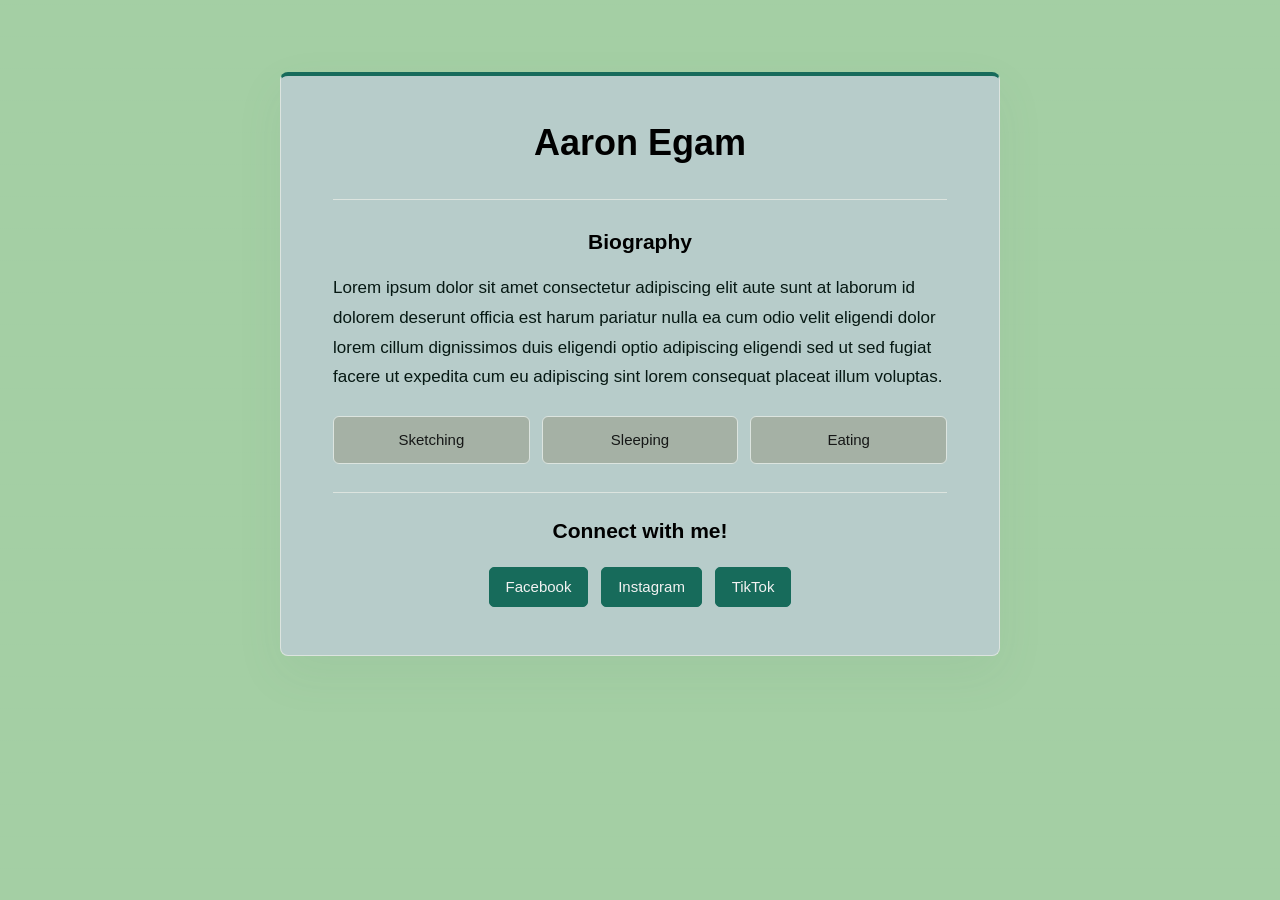
<file: Exercise1/index.html>
<!DOCTYPE html>
<html lang="en">
<head>
  <meta charset="UTF-8">
  <meta name="viewport" content="width=device-width, initial-scale=1.0">
  <meta name="description" content="A short biography and interests of Aaron Egam.">
  <title>Aaron Egam | Exercises</title>
  <link rel="stylesheet" href="assets/style.css">
</head>
<body>
  <main>
    <article class="container">
      <h1 class="text-center">Aaron Egam</h1>
      <section class="box">
        <h2 class="text-center">Biography</h2>
        <p class="bio">
          Lorem ipsum dolor sit amet consectetur adipiscing elit aute sunt at laborum id dolorem deserunt officia est harum pariatur nulla ea cum odio velit eligendi dolor lorem cillum dignissimos duis eligendi optio adipiscing eligendi sed ut sed fugiat facere ut expedita cum eu adipiscing sint lorem consequat placeat illum voluptas.
        </p>
        <ul>
          <li>Sketching</li>
          <li>Sleeping</li>
          <li>Eating</li>
        </ul>
      </section>
      <footer>
        <h2 class="text-center">Connect with me!</h2>
        <a class="btn btn-facebook" href="#">Facebook</a>
        <a class="btn btn-instagram" href="#">Instagram</a>
        <a class="btn btn-tiktok" href="#">TikTok</a>
      </footer>
    </article>
  </main>
</body>
</html>
</file>
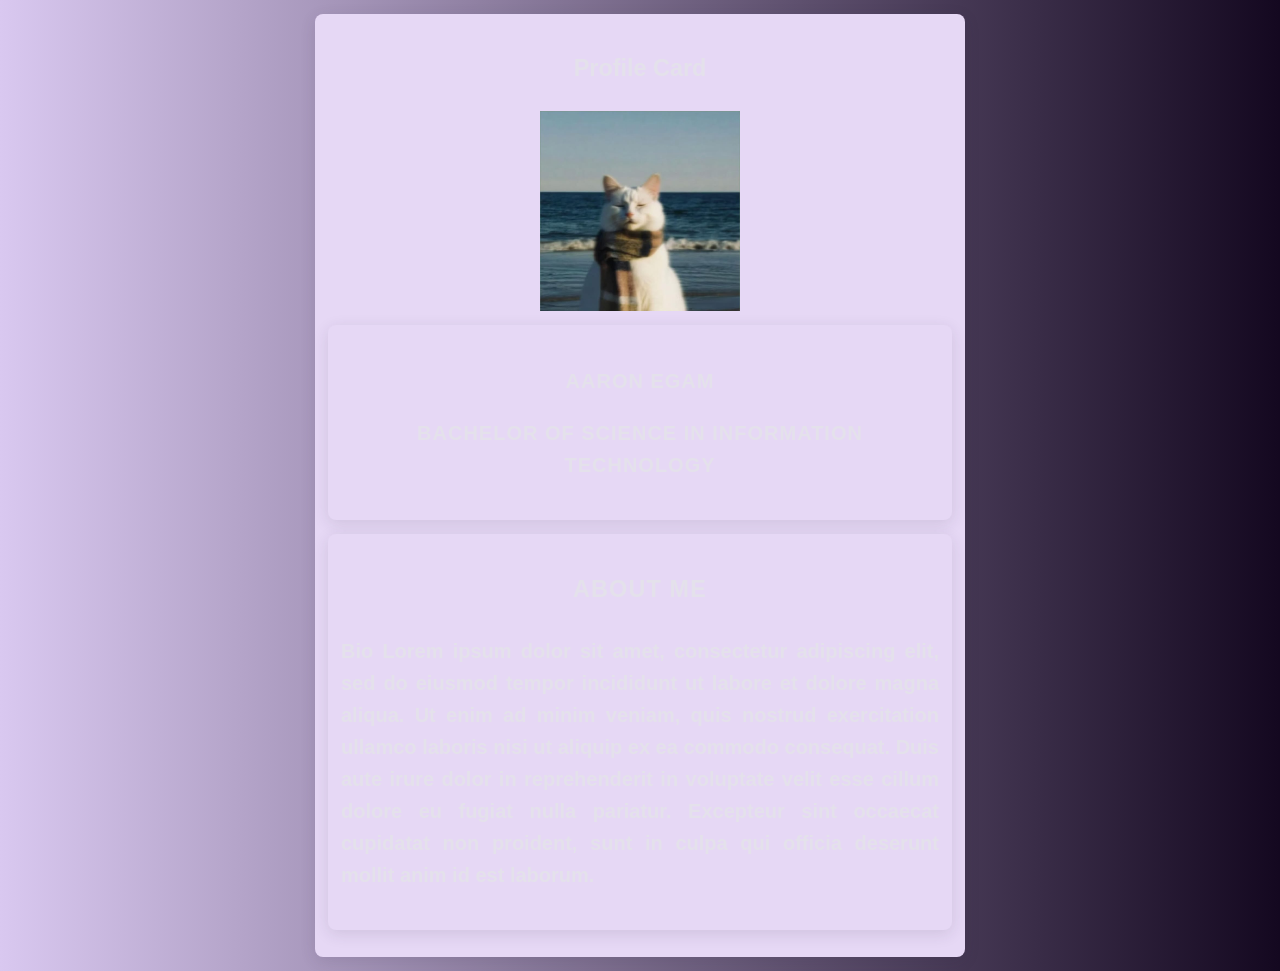
<file: Exercise2/index.html>
<html lang="en">
<head>
    <meta charset="UTF-8">
    <meta name="viewport" content="width=device-width, initial-scale=1.0">
    <title>Excercies 2</title>
    <link rel="stylesheet" href="style.css">
</head>
<body>
    <header>

    </header>
    <main>

        <div class ="container">

            <div class="center">
                <h3>
                    Profile Card
                </h3>

            <div>
                <img src="iring.jpg" 
                alt="Aaron" width="200" height="200">
                
            </div>

            <div class="container">
                <h4 class="text-uppercase">
                    <p> Aaron Egam</p>
                    <p> BACHELOR OF SCIENCE IN INFORMATION TECHNOLOGY</p>
                  
                </h4>
            </div>

             <div class="container">
                <h3 class="text-uppercase">
                    <p> About Me</p>
                </h3>
                <h4 class="text-center">
                    <p>Bio Lorem ipsum dolor sit amet, consectetur adipiscing elit, sed do eiusmod tempor incididunt ut labore et dolore magna aliqua. Ut enim ad minim veniam, quis nostrud exercitation ullamco laboris nisi ut aliquip ex ea commodo consequat. Duis aute irure dolor in reprehenderit in voluptate velit esse cillum dolore eu fugiat nulla pariatur. Excepteur sint occaecat cupidatat non proident, sunt in culpa qui officia deserunt mollit anim id est laborum.</p>
                </h4>
            </div>


        </div>

    </main>

    <footer>

    </footer>
</body>
</html>
</file>
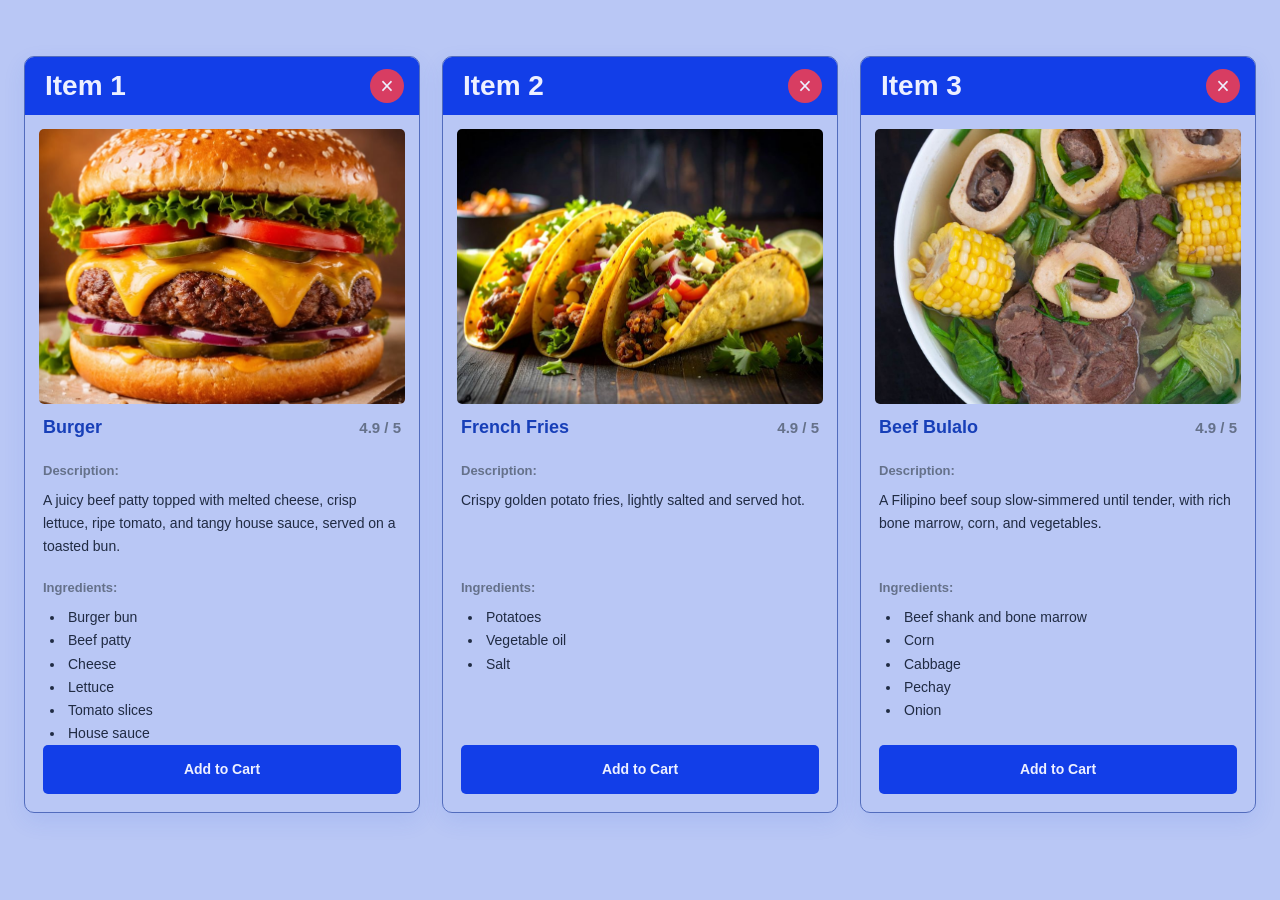
<file: Exercise3/index.html>
<!DOCTYPE html>
<html lang="en">
<head>
  <meta charset="UTF-8">
  <meta name="viewport" content="width=device-width, initial-scale=1.0">
  <meta name="description" content="A colorful gallery of favorite foods.">
  <title>Exercise 3 </title>
  <link rel="stylesheet" href="style.css">
</head>
<body>
  <main class="page">

    <section class="food-grid" aria-label="Food gallery">
      <article class="food-card">
        <header class="card-header">
          <h2>Item 1</h2>
          <button class="remove-button" type="button" aria-label="Remove Burger card">×</button>
        </header>
        <div class="card-content">
          <img src="burger.jpg" alt="Cheeseburger with lettuce, tomato, pickles, and cheese">
          <div class="item-details">
            <h3>Burger</h3>
            <p class="rating">4.9 / 5</p>
          </div>
          <div class="item-info">
            <h4>Description:</h4>
            <p>A juicy beef patty topped with melted cheese, crisp lettuce, ripe tomato, and tangy house sauce, served on a toasted bun.</p>
            <h4>Ingredients:</h4>
            <ul><li>Burger bun</li><li>Beef patty</li><li>Cheese</li><li>Lettuce</li><li>Tomato slices</li><li>House sauce</li></ul>
            <button class="cart-button" type="button">Add to Cart</button>
          </div>
        </div>
      </article>

      <article class="food-card">
        <header class="card-header">
          <h2>Item 2</h2>
          <button class="remove-button" type="button" aria-label="Remove Taco card">×</button>
        </header>
        <div class="card-content">
          <img src="taco.jpg" alt="Tacos filled with meat, vegetables, and herbs">
          <div class="item-details">
            <h3>French Fries</h3>
            <p class="rating">4.9 / 5</p>
          </div>
          <div class="item-info">
            <h4>Description:</h4>
            <p>Crispy golden potato fries, lightly salted and served hot.</p>
            <h4>Ingredients:</h4>
            <ul><li>Potatoes</li><li>Vegetable oil</li><li>Salt</li></ul>
            <button class="cart-button" type="button">Add to Cart</button>
          </div>
        </div>
      </article>

      <article class="food-card">
        <header class="card-header">
          <h2>Item 3</h2>
          <button class="remove-button" type="button" aria-label="Remove Bulalo card">×</button>
        </header>
        <div class="card-content">
          <img src="bulalo.jpg" alt="A bowl of Filipino bulalo soup with corn and vegetables">
          <div class="item-details">
            <h3>Beef Bulalo</h3>
            <p class="rating">4.9 / 5</p>
          </div>
          <div class="item-info">
            <h4>Description:</h4>
            <p>A Filipino beef soup slow-simmered until tender, with rich bone marrow, corn, and vegetables.</p>
            <h4>Ingredients:</h4>
            <ul><li>Beef shank and bone marrow</li><li>Corn</li><li>Cabbage</li><li>Pechay</li><li>Onion</li></ul>
            <button class="cart-button" type="button">Add to Cart</button>
          </div>
        </div>
      </article>
    </section>
  </main>

  <script>
    var buttons = document.getElementsByClassName("remove-button");
    for (var i = 0; i < buttons.length; i++) {
      buttons[i].onclick = function () {
        this.parentNode.parentNode.remove();
      };
    }
  </script>
</body>
</html>
</file>
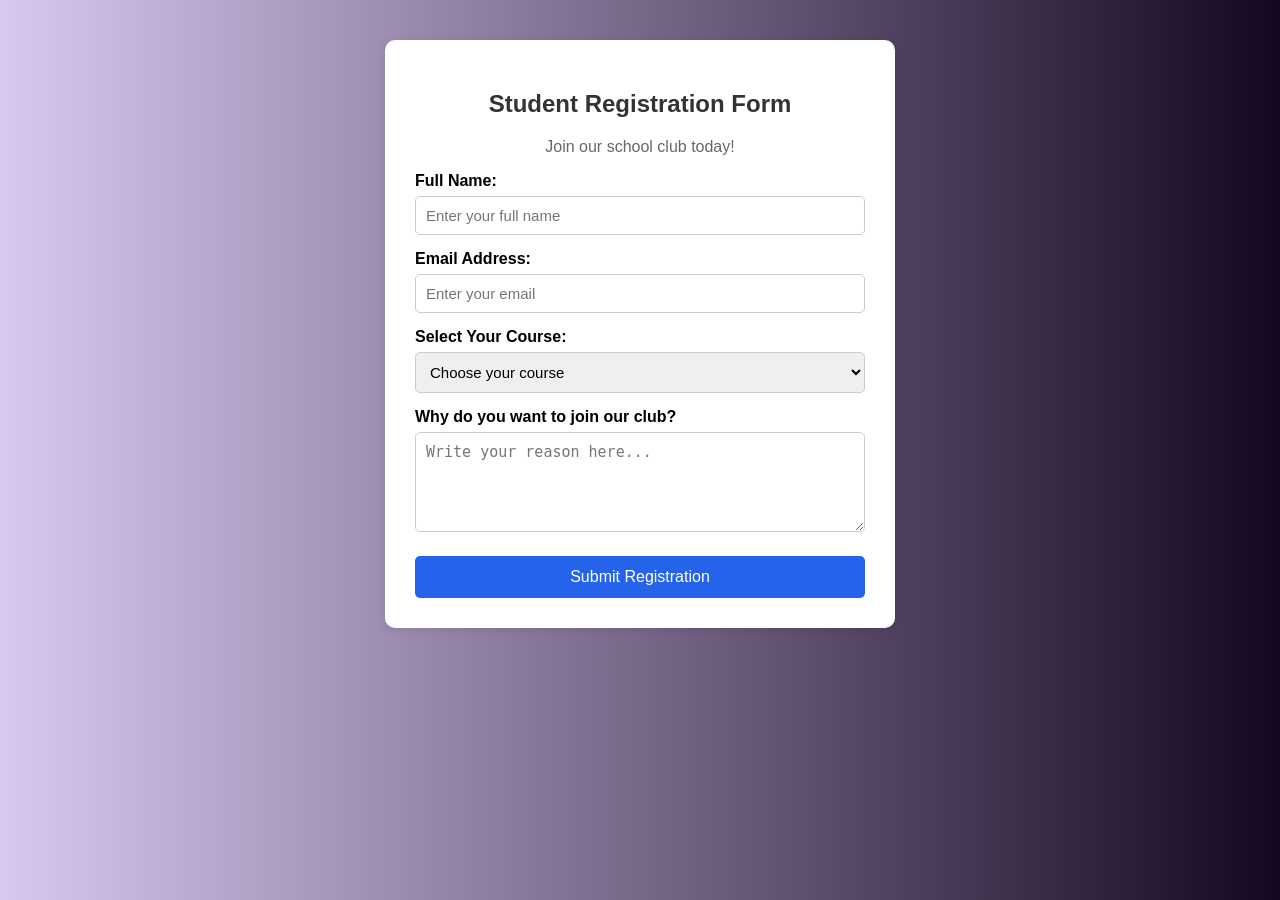
<file: Exercise4/index.html>
<!DOCTYPE html>
<html lang="en">
<head>
    <meta charset="UTF-8">
    <meta name="viewport" content="width=device-width, initial-scale=1.0">
    <title>Student Registration Form</title>
    <link rel="stylesheet" href="style.css">
</head>
<body>
    <main class="container">
        <h2>Student Registration Form</h2>
        <p>Join our school club today!</p>

        <form>
            <label for="name">Full Name:</label>
            <input type="text" id="name" name="name" placeholder="Enter your full name" required>

            <label for="email">Email Address:</label>
            <input type="email" id="email" name="email" placeholder="Enter your email" required>

            <label for="course">Select Your Course:</label>
            <select id="course" name="course" required>
                <option value="">Choose your course</option>
                <option value="BSIT">BS Information Technology</option>
                <option value="BSCS">BS Computer Science</option>
                <option value="BSBA">BS Business Administration</option>
                <option value="BSED">BS Secondary Education</option>
            </select>

            <label for="reason">Why do you want to join our club?</label>
            <textarea id="reason" name="reason" placeholder="Write your reason here..."></textarea>

            <button type="submit">Submit Registration</button>
        </form>
    </main>
</body>
</html>
</file>
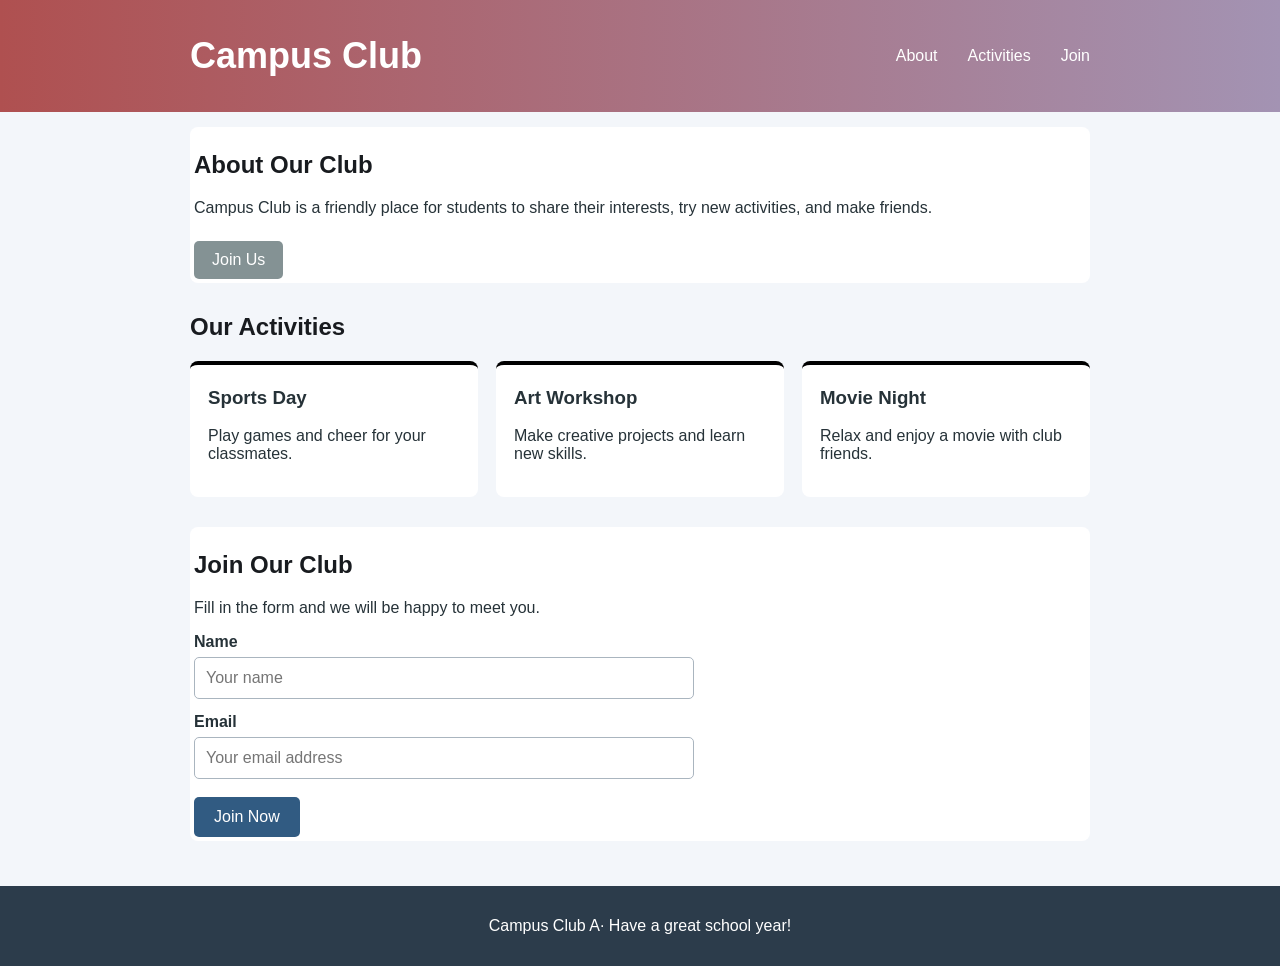
<file: Exercise5/index.html>
<!DOCTYPE html>
<html lang="en">
<head>
    <meta charset="UTF-8">
    <meta name="viewport" content="width=device-width, initial-scale=1.0">
    <title>Campus Club</title>
    <link rel="stylesheet" href="style.css">
</head>
<body>
    <header>
        <div class="header-top">
            <h1>Campus Club</h1>
            <nav>
                <a href="#about">About</a>
                <a href="#activities">Activities</a>
                <a href="#join">Join</a>
            </nav>
        </div>
    </header>

    <main>
        <section id="about" class="about">
            <h2>About Our Club</h2>
            <p>Campus Club is a friendly place for students to share their interests, try new activities, and make friends.</p>
            <a class="join-link" href="#join">Join Us</a>
        </section>

        <section id="activities">
            <h2>Our Activities</h2>
            <div class="cards">
                <article class="card">
                    <h3>Sports Day</h3>
                    <p>Play games and cheer for your classmates.</p>
                </article>
                <article class="card">
                    <h3>Art Workshop</h3>
                    <p>Make creative projects and learn new skills.</p>
                </article>
                <article class="card">
                    <h3>Movie Night</h3>
                    <p>Relax and enjoy a movie with club friends.</p>
                </article>
            </div>
        </section>

        <section id="join" class="join-section">
            <h2>Join Our Club</h2>
            <p>Fill in the form and we will be happy to meet you.</p>
            <form>
                <label for="name">Name</label>
                <input type="text" id="name" name="name" placeholder="Your name" required>

                <label for="email">Email</label>
                <input type="email" id="email" name="email" placeholder="Your email address" required>

                <button type="submit">Join Now</button>
            </form>
        </section>
    </main>

    <footer>
        <p>Campus Club A· Have a great school year!</p>
    </footer>
</body>
</html>
</file>
<file: Exercise1/assets/style.css>
* {
  box-sizing: border-box;
}

body {
  min-height: 100vh;
  margin: 0;
  padding: 48px 20px;
  background-color: #a4cfa4;
  background-image: repeating-linear-gradient(0deg, transparent, transparent 31px, rgba(122, 179, 166, 0.03) 32px);
  font-family: "Segoe UI", "Microsoft YaHei", sans-serif;
  font-size: 17px;
  line-height: 1.75;
}

.container {
  width: 100%;
  max-width: 720px;
  margin: 24px auto;
  padding: 44px 52px;
  border: 1px solid #dce4df;
  border-top: 4px solid #176b5b;
  border-radius: 8px;
  background-color: #b7ccca;
  box-shadow: 0 18px 48px rgba(90, 129, 121, 0.08);
}

.text-center {
  text-align: center;
}

h1,
h2 {
  margin: 0;
  line-height: 1.3;
}

h1 {
  font-size: 36px;
  font-weight: 650;
}

h2 {
  font-size: 21px;
  font-weight: 600;
}

.box {
  margin-top: 32px;
  padding: 28px 0;
  border-top: 1px solid #dce4df;
}

.bio {
  margin: 18px 0 24px;
  color: #061813;
  text-align: left;
}

ul {
  display: flex;
  gap: 12px;
  margin: 0;
  padding: 0;
  list-style: none;
}

li {
  flex: 1;
  padding: 10px 12px;
  border: 1px solid #dce4df;
  border-radius: 6px;
  background-color: #a5b1a5;
  color: #161817;
  font-size: 15px;
  text-align: center;
}

footer {
  padding-top: 24px;
  border-top: 1px solid #dce4df;
  text-align: center;
}

footer h2 {
  margin-bottom: 18px;
}

.btn {
  display: inline-block;
  margin: 4px;
  padding: 8px 16px;
  border: 1px solid #176b5b;
  border-radius: 5px;
  background-color: #176b5b;
  color: #f3f2f2;
  font-size: 15px;
  line-height: 1.5;
  text-decoration: none;
}

.btn:hover,
.btn:focus {
  background-color: #161817;
  color: white;
}

.btn-facebook:hover {
  background-color: rgb(43, 97, 117);
}

.btn-instagram:hover {
  background-color: rgb(89, 189, 225);
}

.btn-tiktok:hover {
  background-color: rgb(20, 20, 20);
}

@media (max-width: 560px) {
  body {
    padding: 20px 14px;
  }

  .container {
    margin: 12px auto;
    padding: 32px 22px;
  }

  h1 {
    font-size: 30px;
  }

  ul {
    flex-direction: column;
    gap: 8px;
  }
}
</file>
<file: Exercise2/style.css>
* {
  box-sizing: border-box;
}

body {
  margin: 0;
  background: linear-gradient(to right, #d9c8f0, #140820);
  color: #e4e1eb;
  font-family: Arial, sans-serif;
  font-size: 18px;
  line-height: 1.6;
}

.container {
  width: 100%;
  max-width: 650px;
  margin: 14px auto;
  padding: 13px;
  background-color: #e6d8f5;
  border-radius: 8px;
  box-shadow: 0 4px 16px rgba(48, 40, 62, 0.12);
  text-align: center;
}

.text-uppercase {
  text-transform: uppercase;
  letter-spacing: 0.05em;
}

.center {
  font-size: 20px;
  font-weight: bold;
  text-align: center;
}

.text-center {
  text-align: justify;
}

.img {
  display: block;
  width: 100%;
  max-width: 300px;
  height: auto;
  margin: 32px auto;
  padding: 5px;
  object-fit: cover;
  border: 3px solid #090214;
  border-radius: 30px;
}

:focus {
  outline: 3px solid #090214;
  outline-offset: 3px;
}
</file>
<file: Exercise3/style.css>
* {
  box-sizing: border-box;
}

body {
  min-height: 100vh;
  margin: 0;
  padding: 56px 24px;
  background-color: #b9c7f5;
  color: #202b43;
  font-family: Arial, Helvetica, sans-serif;
}

.page {
  width: 100%;
  max-width: 1600px;
  margin: 0 auto;
}

h1 {
  margin: 0;
  color: #173fb8;
  font-size: 40px;
  text-align: center;
}

.page-intro {
  margin: 8px 0 36px;
  color: #65718a;
  text-align: center;
}

.food-grid {
  display: grid;
  grid-template-columns: repeat(3, 1fr);
  gap: 22px;
}

.food-card {
  display: flex;
  flex-direction: column;
  overflow: hidden;
  border: 1px solid #526cbd;
  border-radius: 10px;
  background-color: #b9c7f5;
  box-shadow: 0 8px 22px rgba(36, 87, 223, 0.1);
}

.card-header {
  display: flex;
  min-height: 58px;
  padding: 10px 15px 10px 20px;
  align-items: center;
  justify-content: space-between;
  background-color: #123ee8;
  color: #edf0ff;
}

.card-header h2 {
  margin: 0;
  font-size: 28px;
  font-weight: 600;
}

.remove-button {
  display: flex;
  width: 34px;
  height: 34px;
  padding: 0;
  border: 0;
  border-radius: 50%;
  background-color: #d83d62;
  color: #edf0ff;
  cursor: pointer;
  font-size: 23px;
  line-height: 1;
  align-items: center;
  justify-content: center;
  transition: background-color 150ms ease, transform 150ms ease;
}

.remove-button:hover {
  background-color: #b82d4e;
  transform: scale(1.06);
}

.remove-button:focus {
  outline: 3px solid #edf0ff;
  outline-offset: 2px;
}

.card-content {
  display: flex;
  flex: 1;
  flex-direction: column;
  padding: 14px;
}

.card-content img {
  display: block;
  width: 100%;
  aspect-ratio: 4 / 3;
  border-radius: 5px;
  background-color: #123ee8;
  object-fit: cover;
}

.item-details {
  display: flex;
  margin: 13px 4px 2px;
  align-items: center;
  justify-content: space-between;
  gap: 12px;
}

.item-details h3 {
  margin: 0;
  color: #173fb8;
  font-size: 18px;
}

.rating {
  margin: 0;
  color: #65718a;
  font-size: 15px;
  font-weight: 600;
  white-space: nowrap;
}

.item-info {
  display: flex;
  flex: 1;
  flex-direction: column;
  margin: 20px 4px 4px;
  color: #202b43;
  font-size: 14px;
  line-height: 1.65;
}

.item-info h4 {
  margin: 0 0 8px;
  color: #65718a;
  font-size: 13px;
  font-weight: 600;
}

.item-info p {
  margin: 0 0 18px;
}

@media (min-width: 521px) {
  .item-info p {
    min-height: 5em;
  }
}

.item-info ul {
  margin: 0;
  padding-left: 22px;
}

.item-info li {
  padding-left: 3px;
}

.cart-button {
  width: 100%;
  margin-top: auto;
  padding: 13px 16px;
  border: 0;
  border-radius: 5px;
  background-color: #123ee8;
  color: #edf0ff;
  cursor: pointer;
  font: inherit;
  font-weight: 600;
  transition: background-color 150ms ease;
}

.cart-button:hover {
  background-color: #173fb8;
}

.cart-button:focus {
  outline: 3px solid #173fb8;
  outline-offset: 3px;
}

@media (max-width: 760px) {
  .food-grid {
    grid-template-columns: repeat(2, 1fr);
  }
}

@media (max-width: 520px) {
  body {
    padding: 36px 16px;
  }

  .food-grid {
    grid-template-columns: 1fr;
    gap: 18px;
  }

  .page-intro {
    margin-bottom: 26px;
  }
}
</file>
<file: Exercise4/style.css>
body {
    margin: 0;
    padding: 40px 20px;
    background: linear-gradient(to right, #d9c8f0, #140820);
    font-family: Arial, sans-serif;
}

.container {
    max-width: 450px;
    margin: auto;
    padding: 30px;
    background-color: white;
    border-radius: 10px;
    box-shadow: 0 2px 10px rgba(0, 0, 0, 0.1);
}

h2 {
    color: #333;
    text-align: center;
}

p {
    color: #666;
    text-align: center;
}

label {
    display: block;
    margin-top: 15px;
    margin-bottom: 6px;
    font-weight: bold;
}

input,
select,
textarea {
    width: 100%;
    padding: 10px;
    border: 1px solid #ccc;
    border-radius: 5px;
    box-sizing: border-box;
    font-size: 15px;
}

textarea {
    min-height: 100px;
    resize: vertical;
}

input:focus,
select:focus,
textarea:focus {
    outline: 3px solid #93c5fd;
    border-color: #2563eb;
}

button {
    width: 100%;
    margin-top: 20px;
    padding: 12px;
    border: none;
    border-radius: 5px;
    background-color: #2563eb;
    color: white;
    font-size: 16px;
    cursor: pointer;
}

button:hover {
    background-color: #1d4ed8;
}

button:focus-visible {
    outline: 3px solid #93c5fd;
    outline-offset: 3px;
}
</file>
<file: Exercise5/style.css>
body {
    margin: 0;
    font-family: Arial, sans-serif;
    color: #263238;
    background-color: #f3f6fa;
}

header {
    padding: 35px 20px;
    text-align: center;
    color: white;
    background: linear-gradient(to right, #af5050, #a393b3);
}

.header-top {
    display: flex;
    align-items: center;
    justify-content: space-between;
    max-width: 900px;
    margin: auto;
}

header h1 {
    margin: 0;
    font-size: 36px;
}

header p {
    margin-bottom: 0;
}

nav {
    display: flex;
    justify-content: center;
    gap: 30px;
}

nav a {
    color: white;
    text-decoration: none;
}

nav a:hover {
    text-decoration: underline;
}

main {
    max-width: 900px;
    margin: auto;
    padding: 15px 20px;
}

section {
    margin-bottom: 30px;
}

h2 {
    color: #181b1f;
}

.about,
.join-section {
    padding: 4px;
    background-color: white;
    border-radius: 8px;
}

.join-link {
    display: inline-block;
    margin-top: 8px;
    padding: 10px 18px;
    color: white;
    background-color: #0a262b80;
    border-radius: 5px;
    text-decoration: none;
}

.cards {
    display: flex;
    gap: 18px;
}

.card {
    flex: 1;
    padding: 18px;
    background-color: rgb(255, 255, 255);
    border-radius: 8px;
    border-top: 4px black solid;
}

.card h3 {
    margin-top: 4px;
}

form {
    max-width: 500px;
}

label {
    display: block;
    margin-top: 14px;
    margin-bottom: 6px;
    font-weight: bold;
}

input {
    width: 100%;
    padding: 11px;
    border: 1px solid #aab5bf;
    border-radius: 5px;
    box-sizing: border-box;
    font-size: 16px;
}

input:focus,
button:focus,
a:focus {
    outline: 3px solid #f2a900;
    outline-offset: 2px;
}

button {
    margin-top: 18px;
    padding: 11px 20px;
    color: white;
    background-color: #315b82;
    border: 0;
    border-radius: 5px;
    font-size: 16px;
    cursor: pointer;
}

button:hover {
    background-color: #203e5b;
}

footer {
    padding: 15px;
    text-align: center;
    color: white;
    background-color: #2c3c4b;
}

@media (max-width: 600px) {
    .header-top {
        flex-direction: column;
        gap: 15px;
    }

    .cards {
        flex-direction: column;
    }

    nav {
        gap: 18px;
    }
}
</file>
